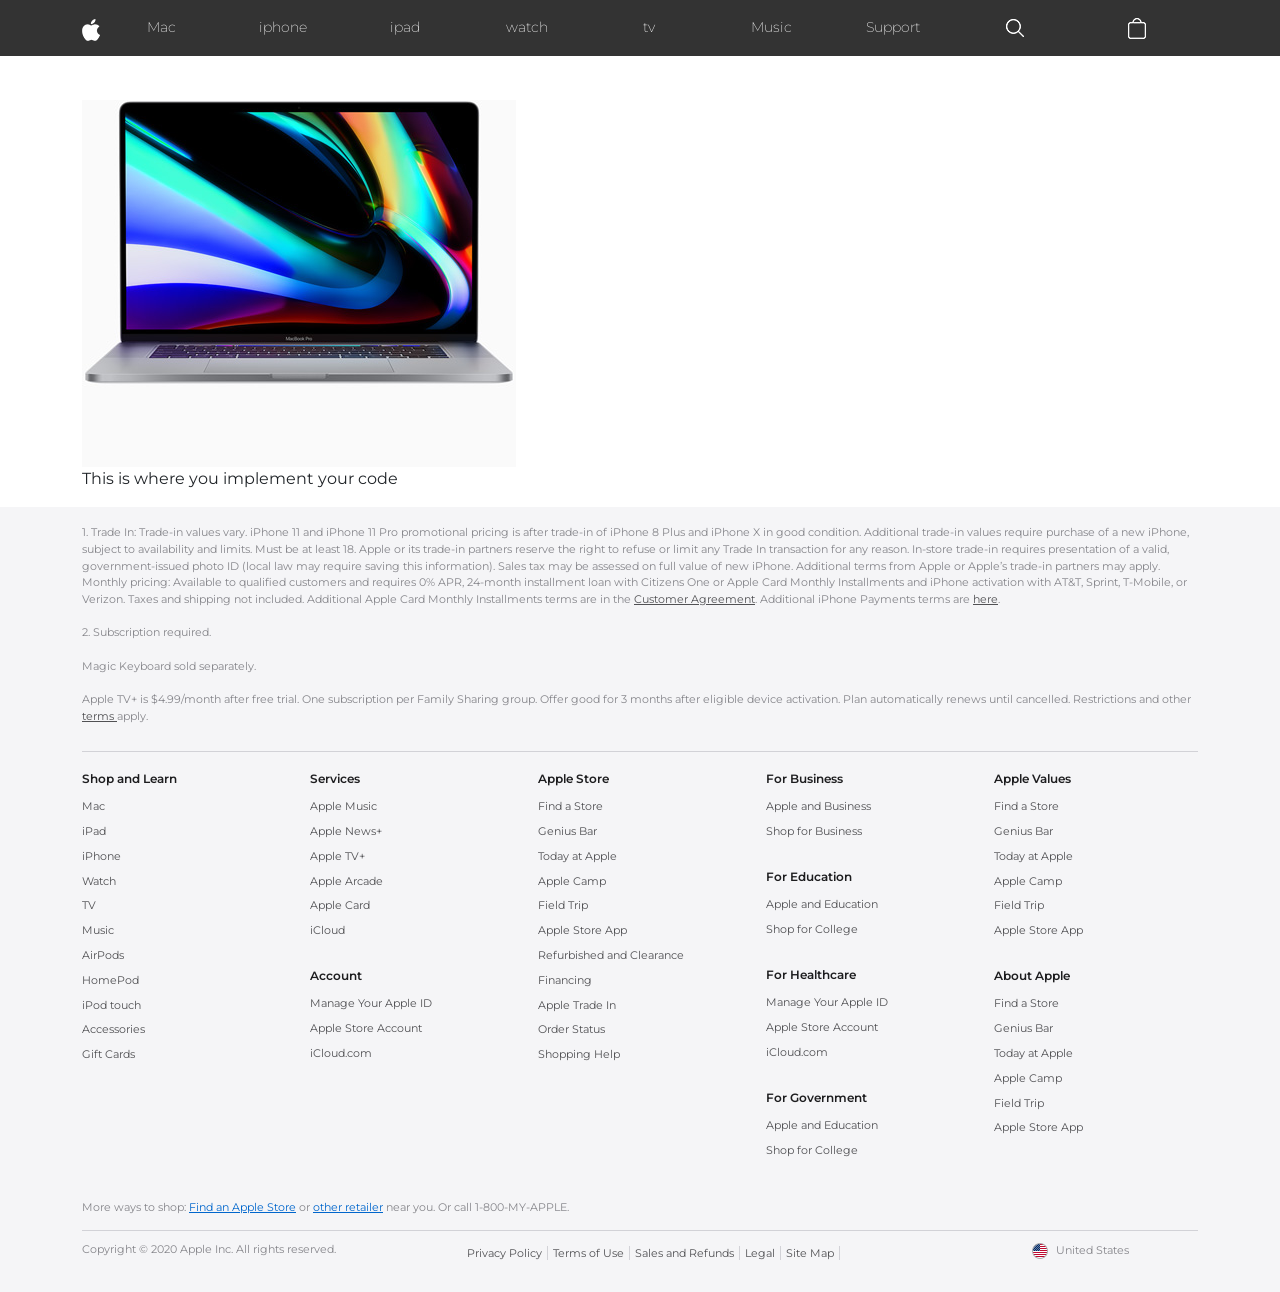
<file: Project/apple-responsive-staring-base-code/index.html>
<!DOCTYPE html>
<html>
  <head>
    <title>Apple Responsive Replica</title>
    <!-- Some meta tags -->
    <meta charset="utf-8" />
    <meta
      name="viewport"
      content="width=device-width, initial-scale=1, shrink-to-fit=no"
    />
    <meta name="title" content="Apple Responsive Replica" />
    <meta
      name="description"
      content="A responsive replica of Apple's website"
    />
    <link rel='icon' href='images/icons/favicon.ico' type='image/x-icon'/ >
    <!-- Link to the Font-Awesome Font -->
    <link
      rel="stylesheet"
      href="https://maxcdn.bootstrapcdn.com/font-awesome/4.6.2/css/font-awesome.min.css"
    />
    <!-- Link to Montserrat font from Google Fonts-->
    <link
      href="https://fonts.googleapis.com/css?family=Montserrat:200,200i,300,300i,400,600,600i,700,700i,800,800i,900,900i&display=swap"
      rel="stylesheet"
    />
    <!-- Styles -->
    <!-- Bootstrap Styles -->
    <link rel="stylesheet" type="text/css" href="css/bootstrap.css" />
    <!-- Custom Styles -->
    <link rel="stylesheet" type="text/css" href="css/styles.css" />
  </head>
  <body>
    <!-- Header navigation -->
    <div class="nav-wrapper fixed-top">
      <div class="container">
        <nav class="navbar navbar-toggleable-sm navbar-expand-md">
          <button
            class="navbar-toggler navbar-toggler-right"
            type="button"
            data-toggle="collapse"
            data-target=".navbar-collapse"
          >
            ☰
          </button>
          <a class="navbar-brand mx-auto" href="#"
            ><img src="images/icons/logo-sm.png"
          /></a>
          <div class="navbar-collapse collapse">
            <ul class="navbar-nav nav-justified w-100 nav-fill">
              <li class="nav-item">
                <a class="nav-link js-scroll-trigger" href="/mac/">Mac</a>
              </li>
              <li class="nav-item">
                <a class="nav-link js-scroll-trigger" href="#">iphone</a>
              </li>
              <li class="nav-item">
                <a class="nav-link js-scroll-trigger" href="#">ipad</a>
              </li>
              <li class="nav-item">
                <a class="nav-link js-scroll-trigger" href="#">watch</a>
              </li>
              <li class="nav-item">
                <a class="nav-link js-scroll-trigger" href="#">tv</a>
              </li>
              <li class="nav-item">
                <a class="nav-link js-scroll-trigger" href="#">Music</a>
              </li>
              <li class="nav-item">
                <a class="nav-link js-scroll-trigger" href="#">Support</a>
              </li>
              <li class="nav-item">
                <a class="nav-link js-scroll-trigger" href="/search/"
                  ><img src="images/icons/search-icon-sm.png"
                /></a>
              </li>
              <li class="nav-item">
                <a class="nav-link js-scroll-trigger" href="/cart/"
                  ><img src="images/icons/cart-sm.png"
                /></a>
              </li>
            </ul>
          </div>
        </nav>
      </div>
    </div>
    
    <!--Your code goes in here -->
    <!--  -->
    <div class="top-100">
      <div class="container">
        <img src="./images/home/macbook-pro.jpg" alt="">
        <p>This is where you implement your code</p>
      </div>
    </div>
    <!--Footer section stats here-->
    <footer class="footer-wrapper">
      <div class="container">
        <div class="upper-text-container">
          <p>
            1. Trade In: Trade‑in values vary. iPhone 11 and iPhone 11 Pro
            promotional pricing is after trade‑in of iPhone 8 Plus and iPhone X
            in good condition. Additional trade‑in values require purchase of a
            new iPhone, subject to availability and limits. Must be at least 18.
            Apple or its trade-in partners reserve the right to refuse or limit
            any Trade In transaction for any reason. In‑store trade‑in requires
            presentation of a valid, government-issued photo ID (local law may
            require saving this information). Sales tax may be assessed on full
            value of new iPhone. Additional terms from Apple or Apple’s trade-in
            partners may apply. Monthly pricing: Available to qualified
            customers and requires 0% APR, 24-month installment loan with
            Citizens One or Apple Card Monthly Installments and iPhone
            activation with AT&T, Sprint, T-Mobile, or Verizon. Taxes and
            shipping not included. Additional Apple Card Monthly Installments
            terms are in the
            <a
              href="https://www.goldmansachs.com/terms-and-conditions/Apple-Card-Customer-Agreement.pdf"
              target="_blank"
            >
              Customer Agreement</a
            >. Additional iPhone Payments terms are
            <a
              href="https://www.apple.com/legal/sales-support/iphoneinstallments_us/"
            >
              here</a
            >.
          </p>
          <p>
            2. Subscription required.<br /><br />
            Magic Keyboard sold separately.<br /><br />
            Apple TV+ is $4.99/month after free trial. One subscription per
            Family Sharing group. Offer good for 3 months after eligible device
            activation. Plan automatically renews until cancelled. Restrictions
            and other <a href="https://www.apple.com/promo/">terms </a> apply.
          </p>
        </div>
        <div class="footer-links-wrapper row">
          <div class="links-wrapper-1 col-sm-12 col-md">
            <h3>Shop and Learn</h3>
            <ul>
              <li><a href="#">Mac</a></li>
              <li><a href="#">iPad</a></li>
              <li><a href="#">iPhone</a></li>
              <li><a href="#">Watch</a></li>
              <li><a href="#">TV</a></li>
              <li><a href="#">Music</a></li>
              <li><a href="#">AirPods</a></li>
              <li><a href="#">HomePod</a></li>
              <li><a href="#">iPod touch</a></li>
              <li><a href="#">Accessories</a></li>
              <li><a href="#">Gift Cards</a></li>
            </ul>
          </div>
          <div class="links-wrapper-2 col-sm-12 col-md">
            <h3>Services</h3>
            <ul>
              <li><a href="#">Apple Music</a></li>
              <li><a href="#">Apple News+</a></li>
              <li><a href="#">Apple TV+</a></li>
              <li><a href="#">Apple Arcade</a></li>
              <li><a href="#">Apple Card</a></li>
              <li><a href="#">iCloud</a></li>
            </ul>
            <h3>Account</h3>
            <ul>
              <li><a href="#">Manage Your Apple ID</a></li>
              <li><a href="#">Apple Store Account</a></li>
              <li><a href="#">iCloud.com</a></li>
            </ul>
          </div>
          <div class="links-wrapper-3 col-sm-12 col-md">
            <h3>Apple Store</h3>
            <ul>
              <li><a href="#">Find a Store</a></li>
              <li><a href="#">Genius Bar</a></li>
              <li><a href="#">Today at Apple</a></li>
              <li><a href="#">Apple Camp</a></li>
              <li><a href="#">Field Trip</a></li>
              <li><a href="#">Apple Store App</a></li>
              <li><a href="#">Refurbished and Clearance</a></li>
              <li><a href="#">Financing</a></li>
              <li><a href="#">Apple Trade In</a></li>
              <li><a href="#">Order Status</a></li>
              <li><a href="#">Shopping Help</a></li>
            </ul>
          </div>
          <div class="links-wrapper-4 col-sm-12 col-md">
            <h3>For Business</h3>
            <ul>
              <li><a href="#">Apple and Business</a></li>
              <li><a href="#">Shop for Business</a></li>
            </ul>
            <h3>For Education</h3>
            <ul>
              <li><a href="#">Apple and Education</a></li>
              <li><a href="#">Shop for College</a></li>
            </ul>
            <h3>For Healthcare</h3>
            <ul>
              <li><a href="#">Manage Your Apple ID</a></li>
              <li><a href="#">Apple Store Account</a></li>
              <li><a href="#">iCloud.com</a></li>
            </ul>
            <h3>For Government</h3>
            <ul>
              <li><a href="#">Apple and Education</a></li>
              <li><a href="#">Shop for College</a></li>
            </ul>
          </div>
          <div class="links-wrapper-5 col-sm-12 col-md">
            <h3>Apple Values</h3>
            <ul>
              <li><a href="#">Find a Store</a></li>
              <li><a href="#">Genius Bar</a></li>
              <li><a href="#">Today at Apple</a></li>
              <li><a href="#">Apple Camp</a></li>
              <li><a href="#">Field Trip</a></li>
              <li><a href="#">Apple Store App</a></li>
            </ul>
            <h3>About Apple</h3>
            <ul>
              <li><a href="#">Find a Store</a></li>
              <li><a href="#">Genius Bar</a></li>
              <li><a href="#">Today at Apple</a></li>
              <li><a href="#">Apple Camp</a></li>
              <li><a href="#">Field Trip</a></li>
              <li><a href="#">Apple Store App</a></li>
            </ul>
          </div>
        </div>
        <div class="my-apple-wrapper">
          More ways to shop: <a href="#">Find an Apple Store</a> or
          <a href="#">other retailer</a> near you. Or call 1-800-MY-APPLE.
        </div>
        <div class="copyright-wrapper row">
          <div
            class="copyright col-sm-12 order-2 col-md-8 order-md-1 col-lg-4 order-lg-1"
          >
            Copyright &copy; 2020 Apple Inc. All rights reserved.
          </div>
          <div class="footer-links-terms col-sm-12 order-3 col-lg-6 order-lg-2">
            <ul>
              <li><a href="#">Privacy Policy</a></li>
              <li><a href="#">Terms of Use</a></li>
              <li><a href="#">Sales and Refunds</a></li>
              <li><a href="#">Legal</a></li>
              <li><a href="#">Site Map</a></li>
            </ul>
          </div>
          <div
            class="footer-country col-sm-12 order-1 col-md-4 order-md-2 text-md-right col-lg-2 order-lg-3"
          >
            <div class="flag-wrapper"><img src="images/icons/16.png" /></div>
            <div class="footer-country-name">United States</div>
          </div>
        </div>
      </div>
    </footer>
    <!-- Footer section ends here -->
    <!-- Javascript -->
    <!-- jQuery -->
    <script src="https://ajax.googleapis.com/ajax/libs/jquery/3.4.1/jquery.min.js"></script>
     <!--Bootstrap JS-->
    <script src="js/bootstrap.js"></script>
  </body>
</html>
</file>
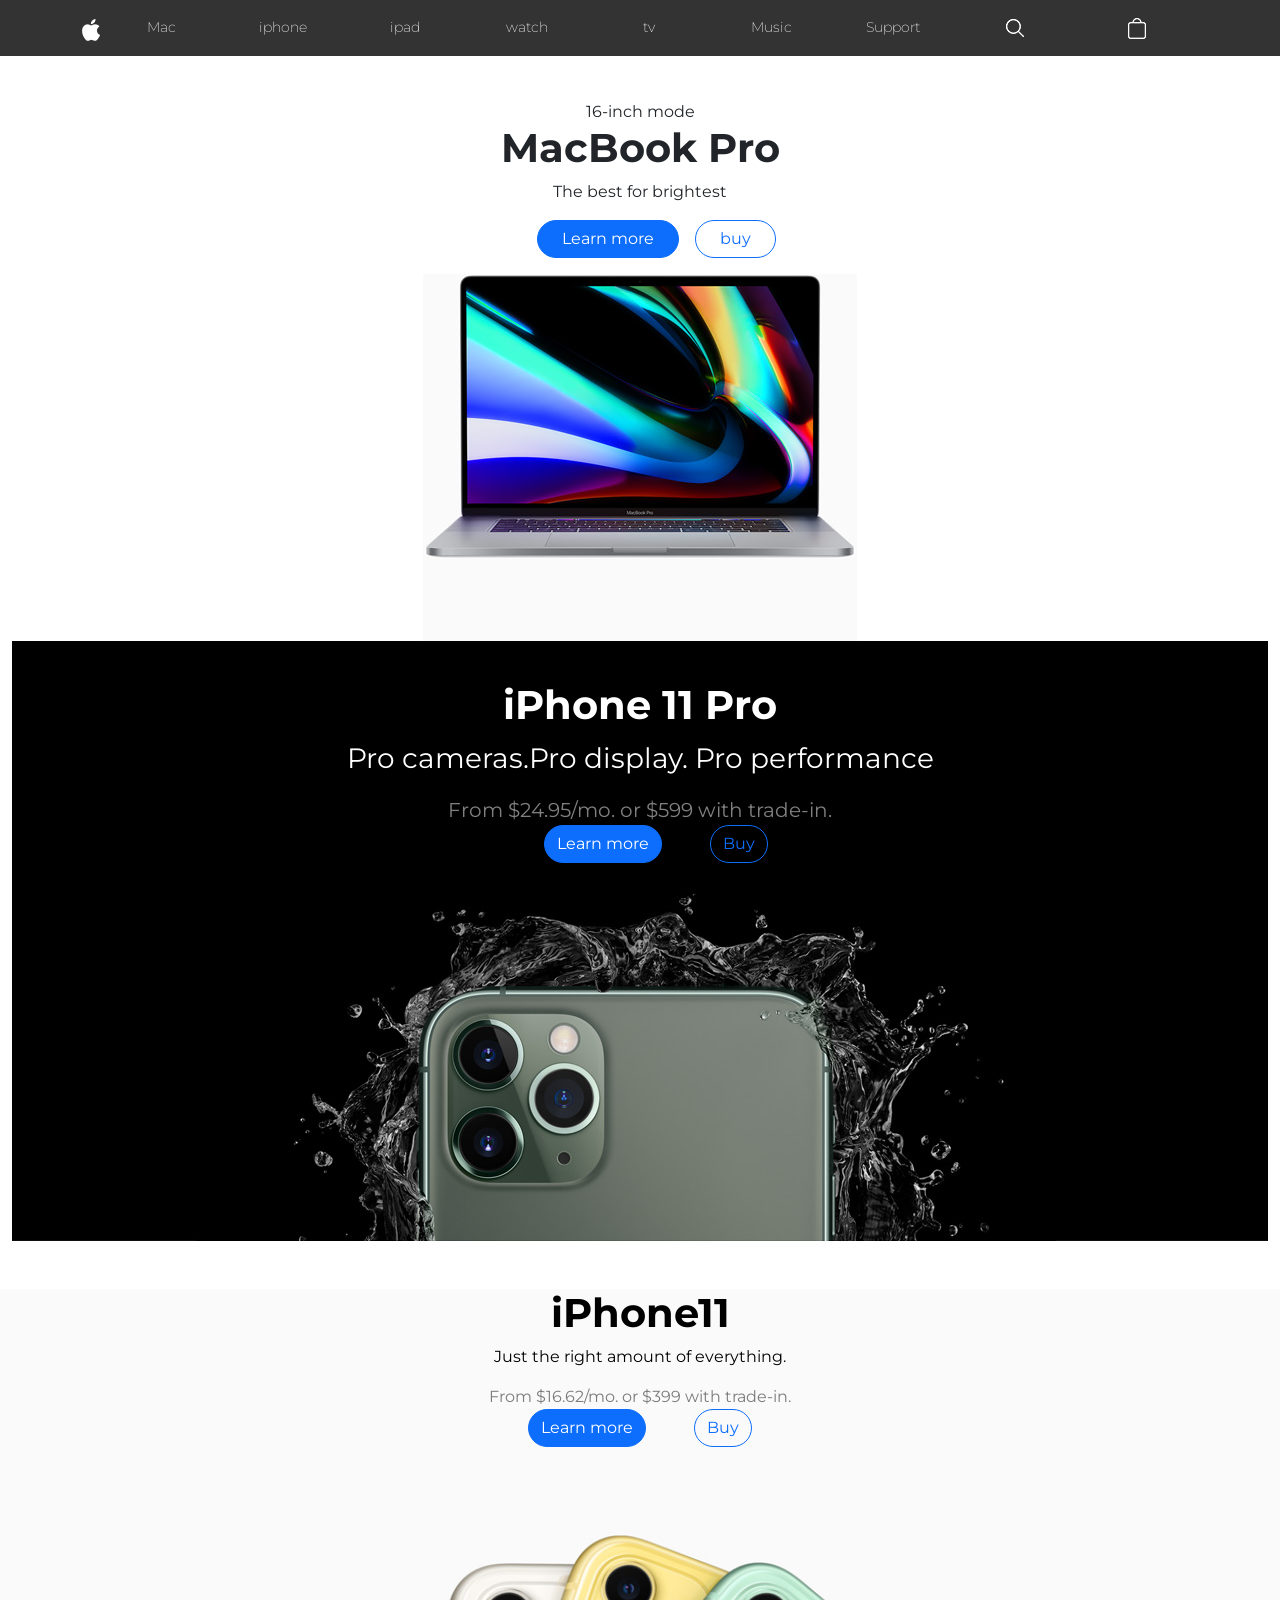
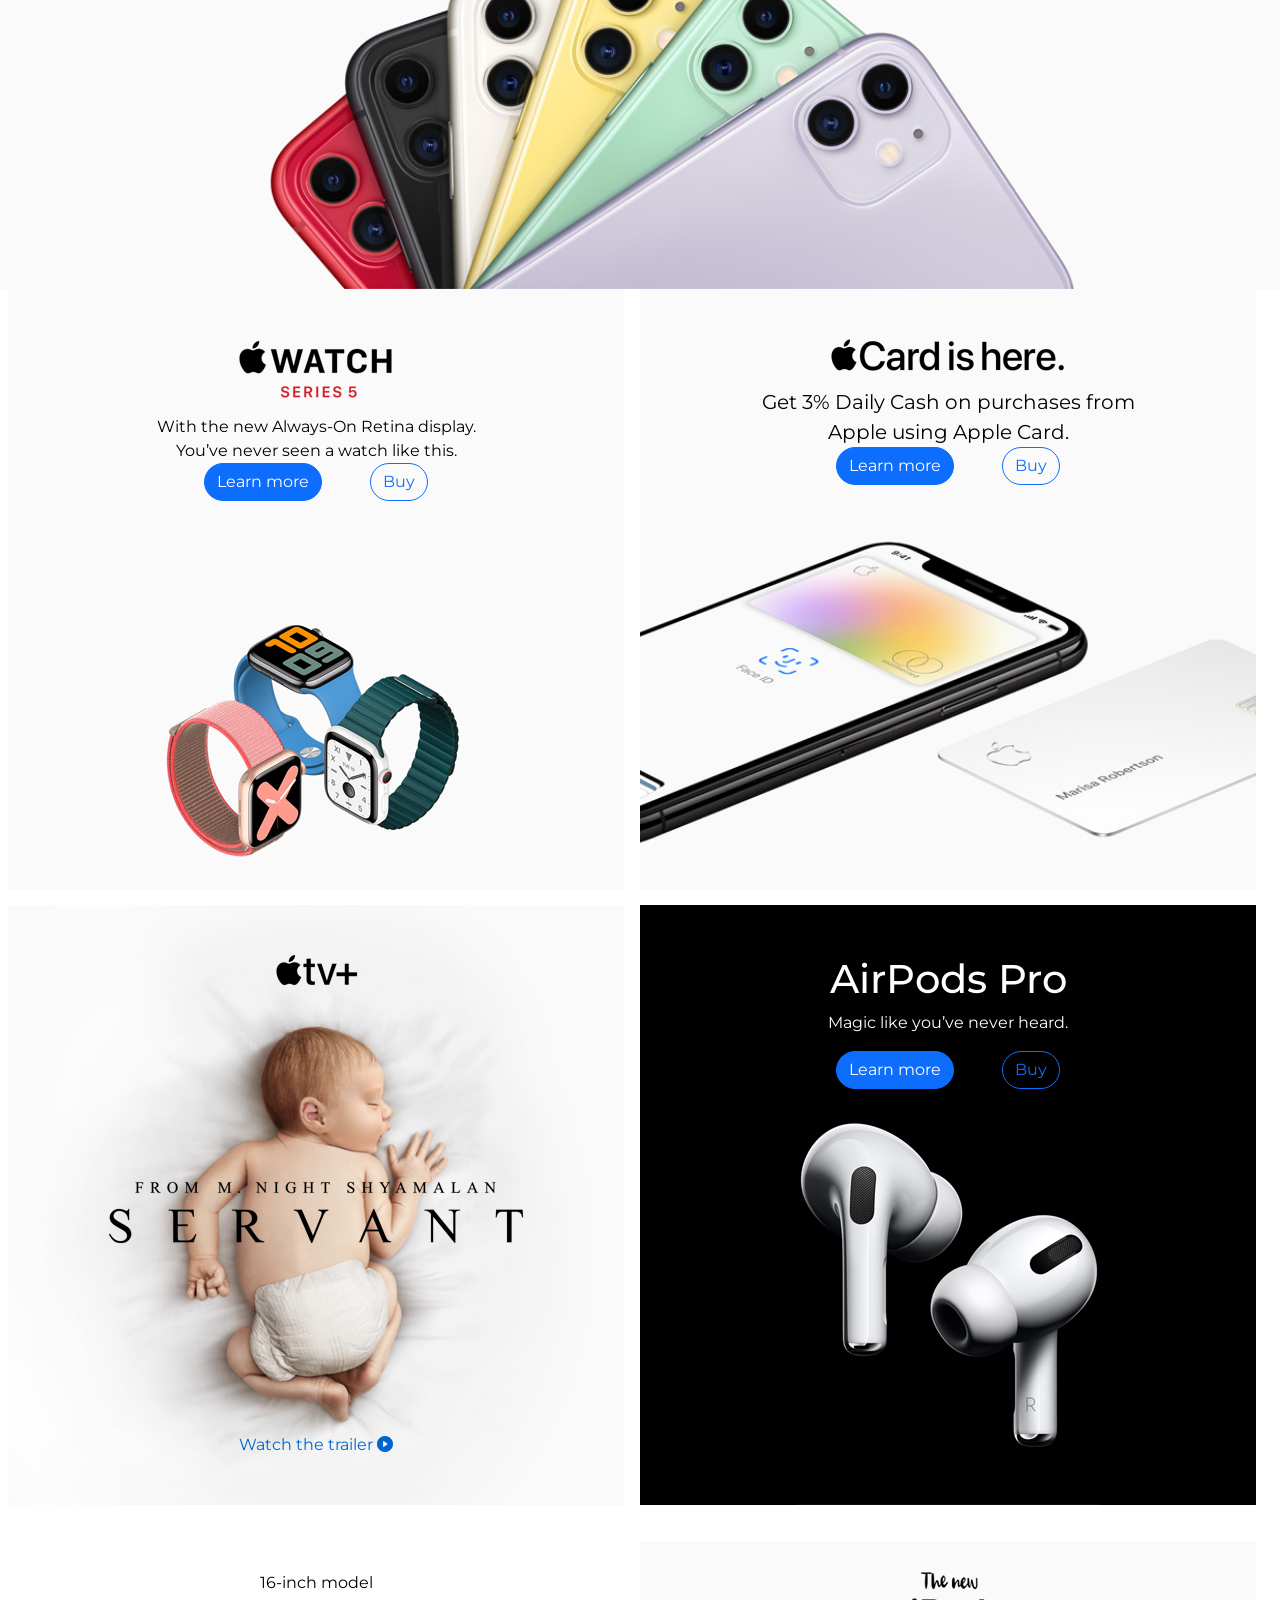
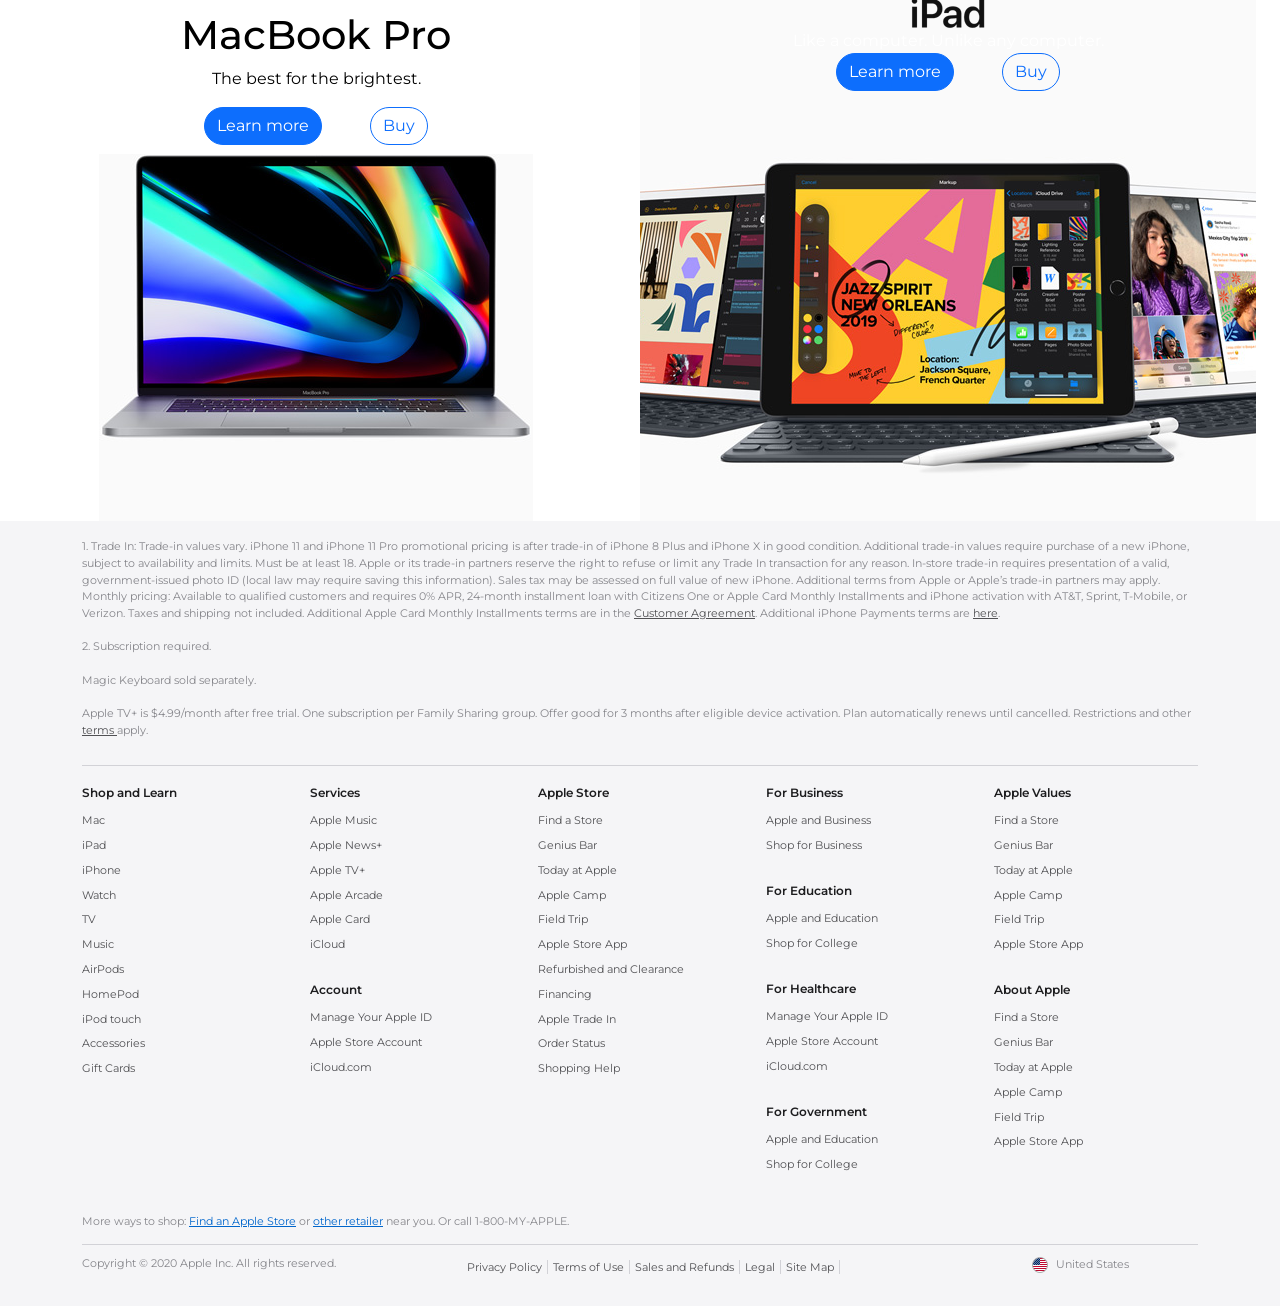
<file: Project/apple-responsive-staring-base-code/index2.html>
<!DOCTYPE html>
<html>
  <head>
    <title>Apple Responsive Replica</title>

    <!-- Some meta tags -->
    <meta charset="utf-8" />
    <meta
      name="viewport"
      content="width=device-width, initial-scale=1, shrink-to-fit=no"
    />
    <meta name="title" content="Apple Responsive Replica" />
    <meta
      name="description"
      content="A responsive replica of Apple's website"
    />
    <link rel='icon' href='images/icons/favicon.ico' type='image/x-icon'/>

    <!-- Link to the Font-Awesome Font -->
    <link
      rel="stylesheet"
      href="https://maxcdn.bootstrapcdn.com/font-awesome/4.6.2/css/font-awesome.min.css"
    />

    <!-- Link to Montserrat font from Google Fonts-->
    <link
      href="https://fonts.googleapis.com/css?family=Montserrat:200,200i,300,300i,400,600,600i,700,700i,800,800i,900,900i&display=swap"
      rel="stylesheet"
    />
    <!---Btn-->
   
    <!-- Styles -->
    <!-- Bootstrap Styles -->
     <link rel="stylesheet" href="https://cdn.jsdelivr.net/npm/bootstrap-icons@1.13.1/font/bootstrap-icons.min.css">
    <link rel="stylesheet" type="text/css" href="css/bootstrap.css" />
    <!-- Custom Styles -->
    <link rel="stylesheet" type="text/css" href="css/styles.css" />
  </head>
  <body>
    <!-- Header navigation -->
    <div class="nav-wrapper fixed-top">
      <div class="container">
        <nav class="navbar navbar-toggleable-sm navbar-expand-md">
          <button
            class="navbar-toggler navbar-toggler-right"
            type="button"
            data-toggle="collapse"
            data-target=".navbar-collapse"
          >
            ☰
          </button>
          <a class="navbar-brand mx-auto" href="#"
            ><img src="images/icons/logo-sm.png"
          /></a>

          <div class="navbar-collapse collapse">
            <ul class="navbar-nav nav-justified w-100 nav-fill">
              <li class="nav-item">
                <a class="nav-link js-scroll-trigger" href="/mac/">Mac</a>
              </li>
              <li class="nav-item">
                <a class="nav-link js-scroll-trigger" href="#">iphone</a>
              </li>
              <li class="nav-item">
                <a class="nav-link js-scroll-trigger" href="#">ipad</a>
              </li>
              <li class="nav-item">
                <a class="nav-link js-scroll-trigger" href="#">watch</a>
              </li>
              <li class="nav-item">
                <a class="nav-link js-scroll-trigger" href="#">tv</a>
              </li>
              <li class="nav-item">
                <a class="nav-link js-scroll-trigger" href="#">Music</a>
              </li>
              <li class="nav-item">
                <a class="nav-link js-scroll-trigger" href="#">Support</a>
              </li>
              <li class="nav-item">
                <a class="nav-link js-scroll-trigger" href="/search/"
                  ><img src="images/icons/search-icon-sm.png"
                /></a>
              </li>
              <li class="nav-item">
                <a class="nav-link js-scroll-trigger" href="/cart/"
                  ><img src="images/icons/cart-sm.png"
                /></a>
              </li>
            </ul>
          </div>
        </nav>
      </div>
    </div>

    <!-- Your code goes in here -->
     <div class="top-100 ">
      <!--Top product-->
      <div class="container-fluid ">
        <div class="the first three text-center "><div class="MacBookPro">
      <div class="model">16-inch mode</div>
      <div class="title"><h1 class="fw-bold">MacBook Pro</h1></div>
      <div class="discription">
        <p>The best for brightest</p>
         <div class="links-container">
        <ul class="d-flex gap-3 justify-content-center">
            <!-- <li class="link display-flex"><a class="text-decoration-none" href="#">Learn more <i class="bi bi-chevron-right "></i> </a></li>
            <li> <a class="text-decoration-none" href="#">Buy<i class="bi bi-chevron-right"></i> </a></li> -->
            <a href="#" class="btn btn-primary rounded-pill px-4"> Learn more</a>
              <a href="#" class="btn btn-outline-primary rounded-pill px-4"> buy</a>
           
        </ul>
        
      </div>
        <img src="images/home/macbook-pro.jpg" alt="">
      </div>
     

      
    </div>
     </div>
     <div class="iphonepro">
          <div class="title"><h2 class=" fs-1 fw-bold">iPhone 11 Pro</h2></div>
          <div class="iphonepro1"><p class="fs-3">Pro cameras.Pro display. Pro performance</p></div>
      <div class="fs-5 opacity-50 "> From $24.95/mo. or $599 with trade-in.
      </div>
        
        <div class="links-container">
        <ul class="d-flex gap-5  justify-content-center">
            <!-- <li class="link display-flex"><a class="text-decoration-none"href="#">Learn more<i class="bi bi-chevron-right"></i> </a></li>
            <li> <a class="text-decoration-none" href="#">Buy<i class="bi bi-chevron-right"></i> </a></li> -->
            <a href="#" class="btn btn-primary rounded-pill" role="button">Learn more</a>
            <a href="#" class="btn btn-outline-primary rounded-pill">Buy</a>
        </ul>
        </div>
      </div>
      </div>
      <div class="iphone11">
          <h1 class="mt-5 fs-1 fw-bold ">iPhone11</h1>
          <div class="iphonepro1"><p>Just the right amount of everything.</p></div>
      <div class="discription2">
        <div class="opacity-50">From $16.62/mo. or $399 with trade‑in.</div>
        </div>
        <div class="links-container">
        <ul class="d-flex gap-5 list-unstyled justify-content-center">
            <!-- <li class="link display-flex"><a class="text-decoration-none" href="#">Learn more<i class="bi bi-chevron-right"></i> </a></li>
            <li> <a class="text-decoration-none" href="#">Buy<i class="bi bi-chevron-right"></i> </a></li> -->
             <a href="#" class="btn btn-primary rounded-pill">Learn more</a>
            <a href="#" class="btn btn-outline-primary rounded-pill">Buy</a>
        </ul>
        
      </div>
      </div>

      </div>
<!--- new apple promo-->

<div class="container-fluid row g-3  ">
  <div class="col-md-6 ">
    <div class="watch">
      <img src="images/icons/watch-series5-logo.png" alt="">
          <div class="mt-3">With the new Always-On Retina display.</div>
<div>You’ve never seen a watch like this.</div>
 <div class="links-container">
        <ul class="d-flex gap-5 list-unstyled justify-content-center">
            <!-- <li class="link display-flex"><a class="text-decoration-none" href="#">Learn more<i class="bi bi-chevron-right"></i> </a></li>
            <li> <a class="text-decoration-none" href="#">Buy<i class="bi bi-chevron-right"></i> </a></li> -->
             <a href="#" class="btn btn-primary rounded-pill">Learn more</a>
            <a href="#" class="btn btn-outline-primary rounded-pill">Buy</a>
        </ul>
        
      </div>

    </div>
  </div>
  <!---- credit card-->
  <div class="col-md-6">
    <div class="ccard">
      <img src="images/icons/apple-card-logo.png" alt="">
          <div class="mt-3 fs-5">Get 3% Daily Cash on purchases from <br>Apple using Apple Card.</div>
          <div class="links-container">
        <ul class="d-flex gap-5 list-unstyled justify-content-center">
            <!-- <li class="link display-flex"><a class="text-decoration-none" href="#">Learn more<i class="bi bi-chevron-right"></i> </a></li>
            <li> <a class="text-decoration-none" href="#">Buy<i class="bi bi-chevron-right"></i> </a></li> -->
            <a href="#" class="btn btn-primary rounded-pill">Learn more</a>
          <a href="#" class="btn btn-outline-primary rounded-pill">Buy</a>
        </ul>
        
      </div>
    </div>
  </div>
  <!-----Apple Tv-->
  <div class="col-md-6">
    <div class="tv d-flex justify-content-between align-items-center flex-column p-5">
      <div><img src="images/icons/apple-tv-logo.png" alt=""></div>
          <div><img src="images/icons/servant-logo.png" alt=""></div>
          <div class="trailer "><a class="text-decoration-none" href="">Watch the trailer <i class="bi bi-play-circle-fill"></i></a></div>
        </div>
    </div>
  <!----airpods-->
  <div class="col-md-6">
    <div class="airpad1">
      <h1>AirPods Pro</h1>
          <p>Magic like you’ve never heard.</p>
          <div class="links-container">
        <ul class="d-flex gap-5 list-unstyled justify-content-center">
            <!-- <li class="link display-flex"><a class="text-decoration-none" href="#">Learn more<i class="bi bi-chevron-right"></i> </a></li>
            <li> <a class="text-decoration-none" href="#">Buy<i class="bi bi-chevron-right"></i> </a></li> -->
            <a href="#" class="btn btn-primary rounded-pill">Learn more</a>
            <a href="#" class="btn btn-outline-primary rounded-pill">Buy</a>
        </ul>
      </div>
    </div>
  </div>
  <!----MacPro-->
  <div class="col-lg-6">
    <div class="MacBookPro1">
      <p>16-inch model</p>
          <h1>MacBook Pro</h1>
          <p>The best for the brightest.</p>
          <div class="links-container">
        <ul class="d-flex gap-5 list-unstyled justify-content-center">
            <!-- <li class="link display-flex"><a class="text-decoration-none" href="#">Learn more<i class="bi bi-chevron-right"></i> </a></li>
            <li> <a class="text-decoration-none" href="#">Buy<i class="bi bi-chevron-right"></i> </a></li> -->
            <a href="#" class="btn btn-primary rounded-pill">Learn more</a>
            <a href="#" class="btn btn-outline-primary rounded-pill">Buy</a>
        </ul>
          </div>
  </div>

</div>
<div class="col-md-6">
  <div class="iPad">
          <img src="images/icons/new-ipad-logo.png" alt="">
          <div>Like a computer. Unlike any computer.</div>
          <div class="links-container">
        <ul class="d-flex gap-5 list-unstyled justify-content-center">
            <!-- <li class="link display-flex"><a class="text-decoration-none"href="#">Learn more<i class="bi bi-chevron-right"></i> </a></li>
            <li> <a class="text-decoration-none" href="#">Buy<i class="bi bi-chevron-right"></i> </a></li> -->
            <a href="#" class="btn btn-primary rounded-pill">Learn more</a>
            <a href="#" class="btn btn-outline-primary rounded-pill">Buy</a>
        </ul>
        
      </div>
          
        </div>

</div>

</div>

     <!--- promo production-->
    
    
     
    <!--  -->
    
        
      </div>
    </div>
  </div>
</div>
</div>
    <!-- Footer section stats here -->
    <footer class="footer-wrapper">
      <div class="container">
        <div class="upper-text-container">
          <p>
            1. Trade In: Trade‑in values vary. iPhone 11 and iPhone 11 Pro
            promotional pricing is after trade‑in of iPhone 8 Plus and iPhone X
            in good condition. Additional trade‑in values require purchase of a
            new iPhone, subject to availability and limits. Must be at least 18.
            Apple or its trade-in partners reserve the right to refuse or limit
            any Trade In transaction for any reason. In‑store trade‑in requires
            presentation of a valid, government-issued photo ID (local law may
            require saving this information). Sales tax may be assessed on full
            value of new iPhone. Additional terms from Apple or Apple’s trade-in
            partners may apply. Monthly pricing: Available to qualified
            customers and requires 0% APR, 24-month installment loan with
            Citizens One or Apple Card Monthly Installments and iPhone
            activation with AT&T, Sprint, T-Mobile, or Verizon. Taxes and
            shipping not included. Additional Apple Card Monthly Installments
            terms are in the
            <a
              href="https://www.goldmansachs.com/terms-and-conditions/Apple-Card-Customer-Agreement.pdf"
              target="_blank"
            >
              Customer Agreement</a
            >. Additional iPhone Payments terms are
            <a
              href="https://www.apple.com/legal/sales-support/iphoneinstallments_us/"
            >
              here</a
            >.
          </p>
          <p>
            2. Subscription required.<br /><br />
            Magic Keyboard sold separately.<br /><br />
            Apple TV+ is $4.99/month after free trial. One subscription per
            Family Sharing group. Offer good for 3 months after eligible device
            activation. Plan automatically renews until cancelled. Restrictions
            and other <a href="https://www.apple.com/promo/">terms </a> apply.
          </p>
        </div>
        <div class="footer-links-wrapper row">
          <div class="links-wrapper-1 col-sm-12 col-md">
            <h3>Shop and Learn</h3>
            <ul>
              <li><a href="#">Mac</a></li>
              <li><a href="#">iPad</a></li>
              <li><a href="#">iPhone</a></li>
              <li><a href="#">Watch</a></li>
              <li><a href="#">TV</a></li>
              <li><a href="#">Music</a></li>
              <li><a href="#">AirPods</a></li>
              <li><a href="#">HomePod</a></li>
              <li><a href="#">iPod touch</a></li>
              <li><a href="#">Accessories</a></li>
              <li><a href="#">Gift Cards</a></li>
            </ul>
          </div>
          <div class="links-wrapper-2 col-sm-12 col-md">
            <h3>Services</h3>
            <ul>
              <li><a href="#">Apple Music</a></li>
              <li><a href="#">Apple News+</a></li>
              <li><a href="#">Apple TV+</a></li>
              <li><a href="#">Apple Arcade</a></li>
              <li><a href="#">Apple Card</a></li>
              <li><a href="#">iCloud</a></li>
            </ul>
            <h3>Account</h3>
            <ul>
              <li><a href="#">Manage Your Apple ID</a></li>
              <li><a href="#">Apple Store Account</a></li>
              <li><a href="#">iCloud.com</a></li>
            </ul>
          </div>
          <div class="links-wrapper-3 col-sm-12 col-md">
            <h3>Apple Store</h3>
            <ul>
              <li><a href="#">Find a Store</a></li>
              <li><a href="#">Genius Bar</a></li>
              <li><a href="#">Today at Apple</a></li>
              <li><a href="#">Apple Camp</a></li>
              <li><a href="#">Field Trip</a></li>
              <li><a href="#">Apple Store App</a></li>
              <li><a href="#">Refurbished and Clearance</a></li>
              <li><a href="#">Financing</a></li>
              <li><a href="#">Apple Trade In</a></li>
              <li><a href="#">Order Status</a></li>
              <li><a href="#">Shopping Help</a></li>
            </ul>
          </div>
          <div class="links-wrapper-4 col-sm-12 col-md">
            <h3>For Business</h3>
            <ul>
              <li><a href="#">Apple and Business</a></li>
              <li><a href="#">Shop for Business</a></li>
            </ul>
            <h3>For Education</h3>
            <ul>
              <li><a href="#">Apple and Education</a></li>
              <li><a href="#">Shop for College</a></li>
            </ul>
            <h3>For Healthcare</h3>
            <ul>
              <li><a href="#">Manage Your Apple ID</a></li>
              <li><a href="#">Apple Store Account</a></li>
              <li><a href="#">iCloud.com</a></li>
            </ul>
            <h3>For Government</h3>
            <ul>
              <li><a href="#">Apple and Education</a></li>
              <li><a href="#">Shop for College</a></li>
            </ul>
          </div>
          <div class="links-wrapper-5 col-sm-12 col-md">
            <h3>Apple Values</h3>
            <ul>
              <li><a href="#">Find a Store</a></li>
              <li><a href="#">Genius Bar</a></li>
              <li><a href="#">Today at Apple</a></li>
              <li><a href="#">Apple Camp</a></li>
              <li><a href="#">Field Trip</a></li>
              <li><a href="#">Apple Store App</a></li>
            </ul>
            <h3>About Apple</h3>
            <ul>
              <li><a href="#">Find a Store</a></li>
              <li><a href="#">Genius Bar</a></li>
              <li><a href="#">Today at Apple</a></li>
              <li><a href="#">Apple Camp</a></li>
              <li><a href="#">Field Trip</a></li>
              <li><a href="#">Apple Store App</a></li>
            </ul>
          </div>
        </div>
        <div class="my-apple-wrapper">
          More ways to shop: <a href="#">Find an Apple Store</a> or
          <a href="#">other retailer</a> near you. Or call 1-800-MY-APPLE.
        </div>
        <div class="copyright-wrapper row">
          <div
            class="copyright col-sm-12 order-2 col-md-8 order-md-1 col-lg-4 order-lg-1"
          >
            Copyright &copy; 2020 Apple Inc. All rights reserved.
          </div>
          <div class="footer-links-terms col-sm-12 order-3 col-lg-6 order-lg-2">
            <ul>
              <li><a href="#">Privacy Policy</a></li>
              <li><a href="#">Terms of Use</a></li>
              <li><a href="#">Sales and Refunds</a></li>
              <li><a href="#">Legal</a></li>
              <li><a href="#">Site Map</a></li>
            </ul>
          </div>
          <div
            class="footer-country col-sm-12 order-1 col-md-4 order-md-2 text-md-right col-lg-2 order-lg-3"
          >
            <div class="flag-wrapper"><img src="images/icons/16.png" /></div>
            <div class="footer-country-name">United States</div>
          </div>
        </div>
      </div>
    </footer>
    <!-- Footer section ends here -->

    <!-- Javascript -->

    <!-- jQuery -->
    <script src="https://ajax.googleapis.com/ajax/libs/jquery/3.4.1/jquery.min.js"></script>

    <!-- Bootsrap JS -->
    <script src="js/bootstrap.js"></script>
  </body>
</html>
</file>
<file: Project/apple-responsive-staring-base-code/css/styles.css>
/* General Styling*/
body {
  font-family: "Montserrat", sans-serif;
}
a {
  color: #06c;
}
img {
  max-width: 100%;
}
.white {
  color: #fff;
}
.black {
  color: #1d1d1f;
}
.grey {
  color: #86868b;
}
.top-50 {
  margin-top: 50px;
}
.top-100 {
  margin-top: 100px;
}
/* Header Style */
.nav-wrapper {
  background: rgba(0, 0, 0, 0.8);
  font-size: 0.85em;
  font-weight: 200;
}
.nav-wrapper ul li a {
  color: #fff;
}
.navbar-toggler {
  color: #fff;
}
.nav-item {
  text-align: left !important;
  padding: 4px 0;
  border-bottom: 1px solid #4b4b4b;
}
.iphonepro {
  background-image: url(../images/home/iphone11-pro-bg.jpg);
  height: 600px;
  color: white;
  text-align: center;
  font-size: 28px;
  background-repeat: no-repeat;
  background-position: bottom center;
  background-size: initial;
  padding-top: 40px;
}
.iphone11 {
  background-image: url(../images/home/iphone11-colored.jpg);
  height: 600px;
  color: black;
  text-align: center;
  background-repeat: no-repeat;
  background-position:  center;
  background-size: cover;
}
.watch {
  background-image: url(../images/home/watch.jpg);
  height: 600px;
  color: black;
  text-align: center;
  background-repeat: no-repeat;
  background-position:bottom center;
  background-size: initial;
  background-color: #FAFAFA;
  padding-top: 50px;
}
.ccard {
  background-image: url(../images/home/apple-card.jpg);
  height: 600px;
  color: black;
  text-align: center;
  background-repeat: no-repeat;
  background-position: bottom center;
  background-size: cover;
  padding-top: 50px;
}
.tv {
  background-image: url(../images/home/apple-tv-background.jpg);
  height: 600px;
  color: black;
  text-align: center;
  background-repeat: no-repeat;
  background-position: bottom center;
  background-size: cover;
  padding-top: 50px;
}
.airpad1 {
  background-image: url(../images/home/air-pods.jpg);
  height: 600px;
  color: white;
  text-align: center;
  background-repeat: no-repeat;
  background-position: bottom center;
  background-size: initial;
  background-color: black;
  padding-top: 50px;
}
.MacBookPro1 {
  background-image: url(../images/home/macbook-pro.jpg);
  height: 600px;
  color: black;
  text-align: center;
  background-repeat: no-repeat;
  background-position: bottom center;
  background-size: initial;
  background-color: white;
  padding-top: 50px;
}
.iPad{
  background-image: url(../images/home/new-ipad.jpg);
  height: 600px;
  color: white;
  text-align: center;
  background-repeat: no-repeat;
  background-position: bottom center;
  background-size: initial;
  background-color: white;
  padding-top: 50px;
}

/* Footer Styling */
.footer-wrapper {
  background-color: #f5f5f7;
  color: #86868b;
  font-size: 0.7em;
}
.footer-wrapper ul {
  list-style: none;
  padding-bottom: 10px;
  padding-inline-start: 0px;
}
.footer-wrapper ul a {
  color: #515154;
  text-decoration: none;
}
.my-apple-wrapper {
  padding-bottom: 15px;
  margin-top: 10px;
}
.copyright {
  margin-top: 15px;
}
.footer-country {
  margin-top: 8px;
}
.flag-wrapper {
  display: inline-block;
  vertical-align: middle;
  padding-right: 5px;
}
.footer-country-name {
  display: inline-block;
  vertical-align: middle;
}
.footer-links-terms ul {
  display: flex;
}
.footer-links-terms ul li a {
  border-right: 1px solid #d2d2d7;
  padding: 0 5px;
}
.footer-links-terms ul li:first-child {
  padding-left: 0;
}
.footer-links-terms ul li:last-child {
  border-right: 0;
}

.footer-links-wrapper h3 {
  font-size: 12px;
  font-weight: 600;
  color: #1d1d1f;
}
.footer-wrapper ul li {
  padding: 4px 0;
}
.upper-text-container {
  border-bottom: 1px solid #d2d2d7;
  padding: 17px 0 10px;
  margin-bottom: 20px;
}
.upper-text-container a {
  color: #515154;
}

/*Media Query*/
/* Footer */
@media (max-width: 768px) {
  .footer-links-wrapper ul {
    display: none;
  }
  .footer-links-wrapper h3 {
    padding: 10px 0;
    border-bottom: 1px solid #ccc;
  }
  .footer-links-wrapper h3:after {
    font-family: "FontAwesome";
    content: "\f067";
    padding-left: 10px;
    position: absolute;
    right: 25px;
  }
}
@media (min-width: 768px) {
  /*Nav bar*/
  .nav-item {
    text-align: center !important;
    padding: 0;
    border-bottom: 0px;
  }
  /*Footer styling*/
  .my-apple-wrapper {
    border-bottom: 1px solid #d2d2d7;
  }
}
@media (min-width: 992px) {
  /*Footer styling*/
  .copyright {
    margin-top: 10px;
  }
  .footer-country {
    margin-top: 10px;
  }
  .footer-links-terms {
    margin-top: 10px;
  }
}
</file>
